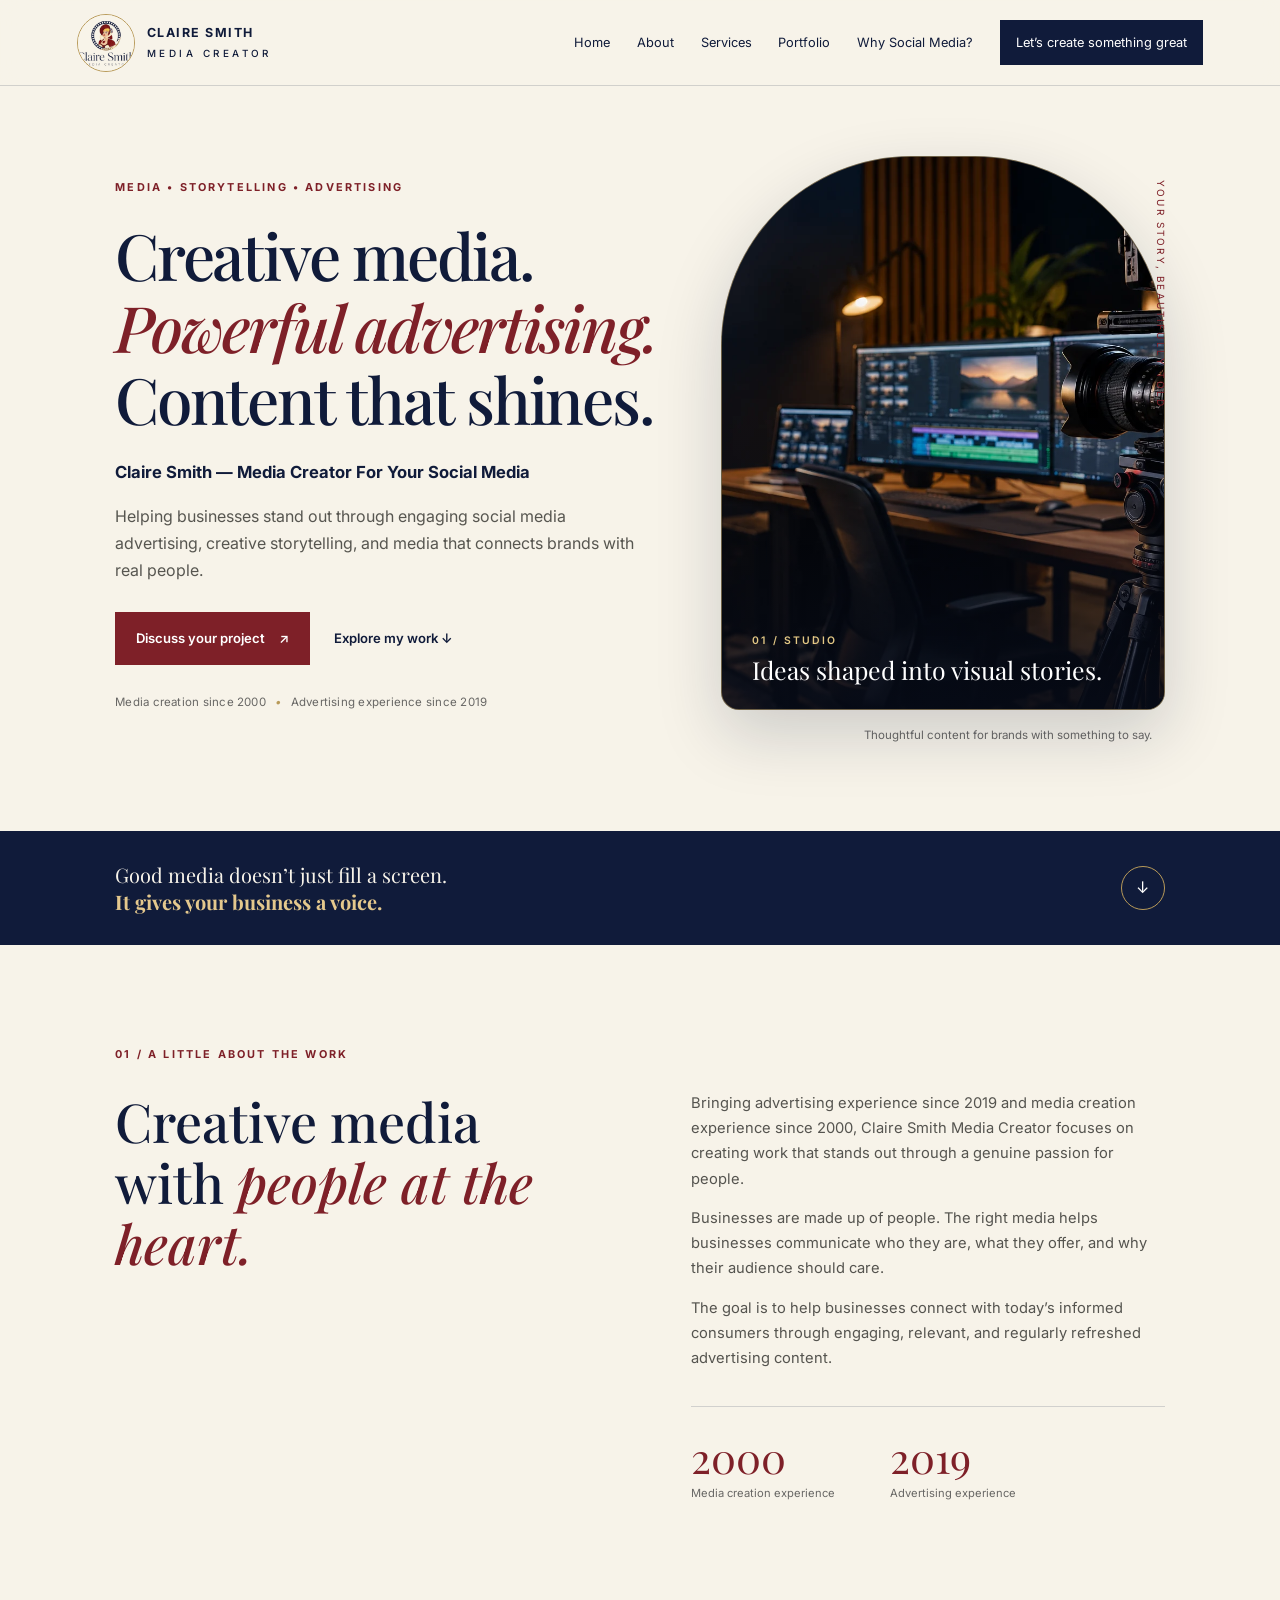
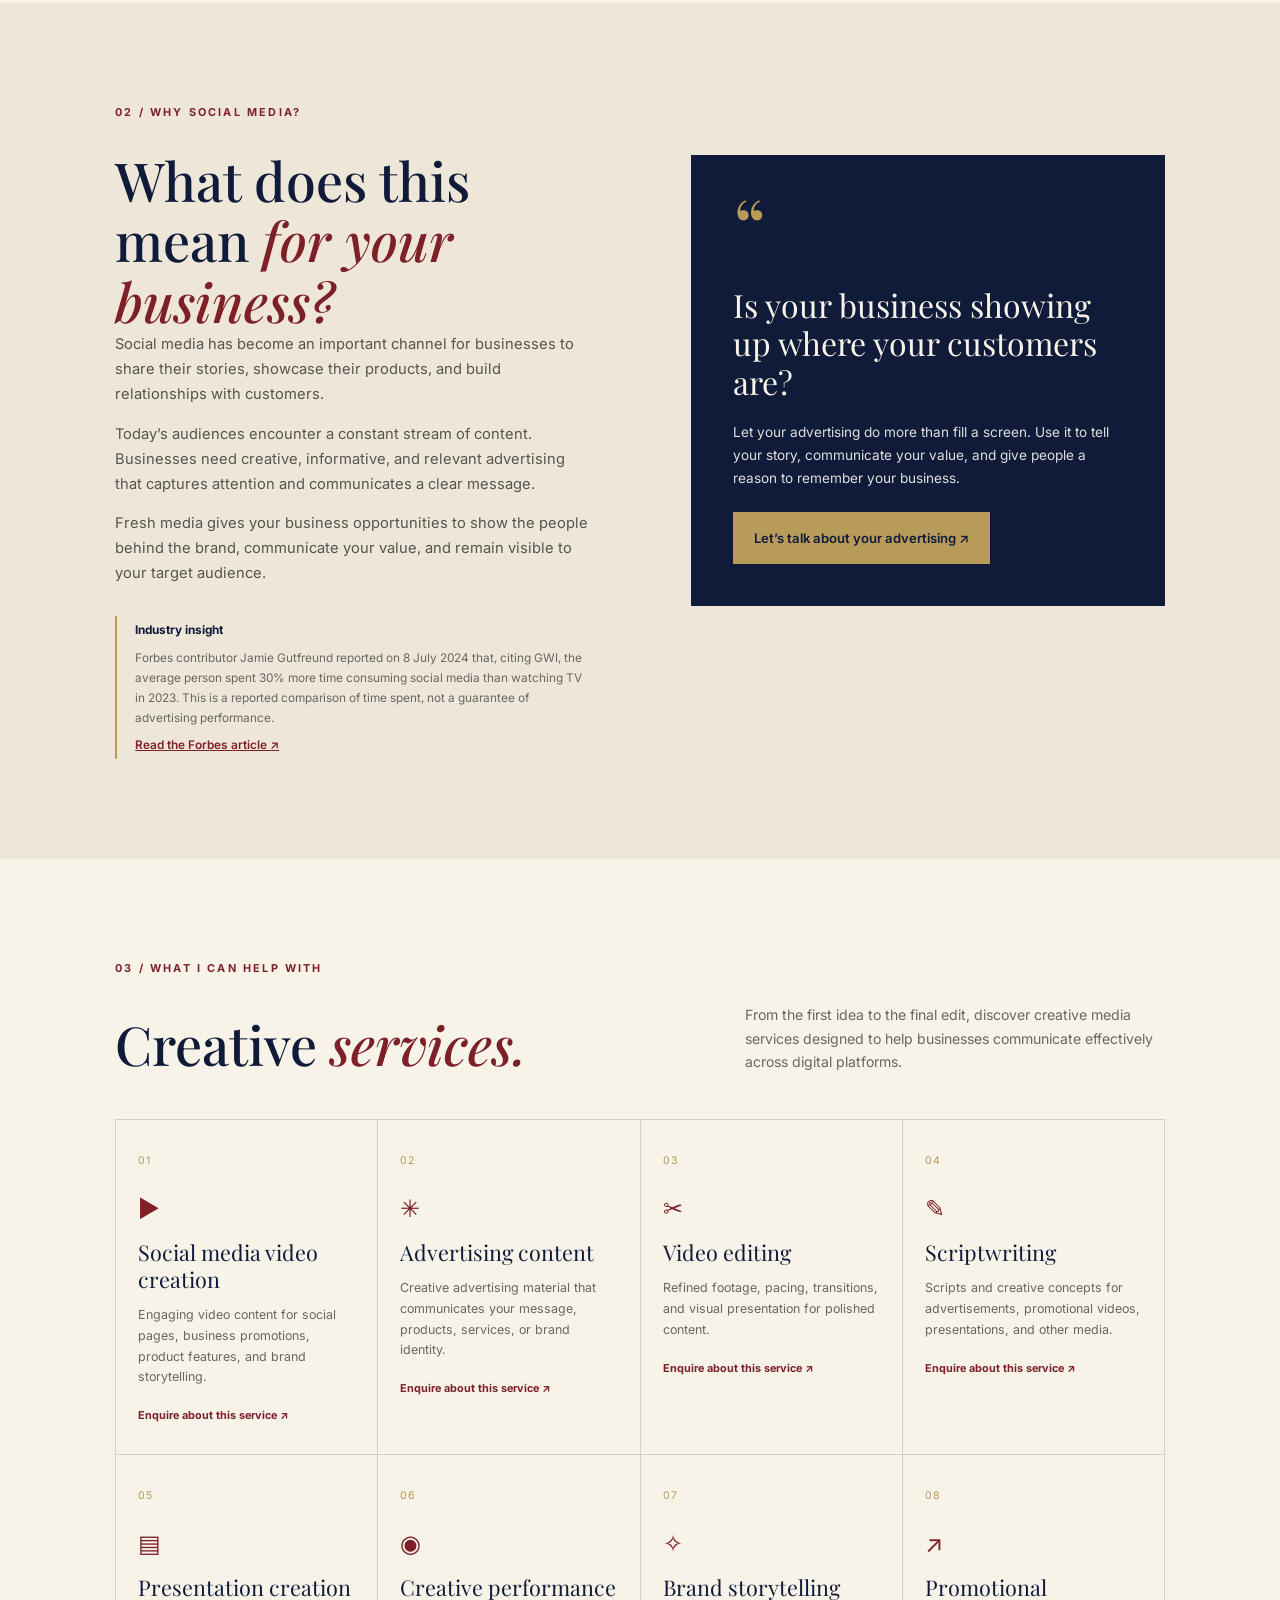
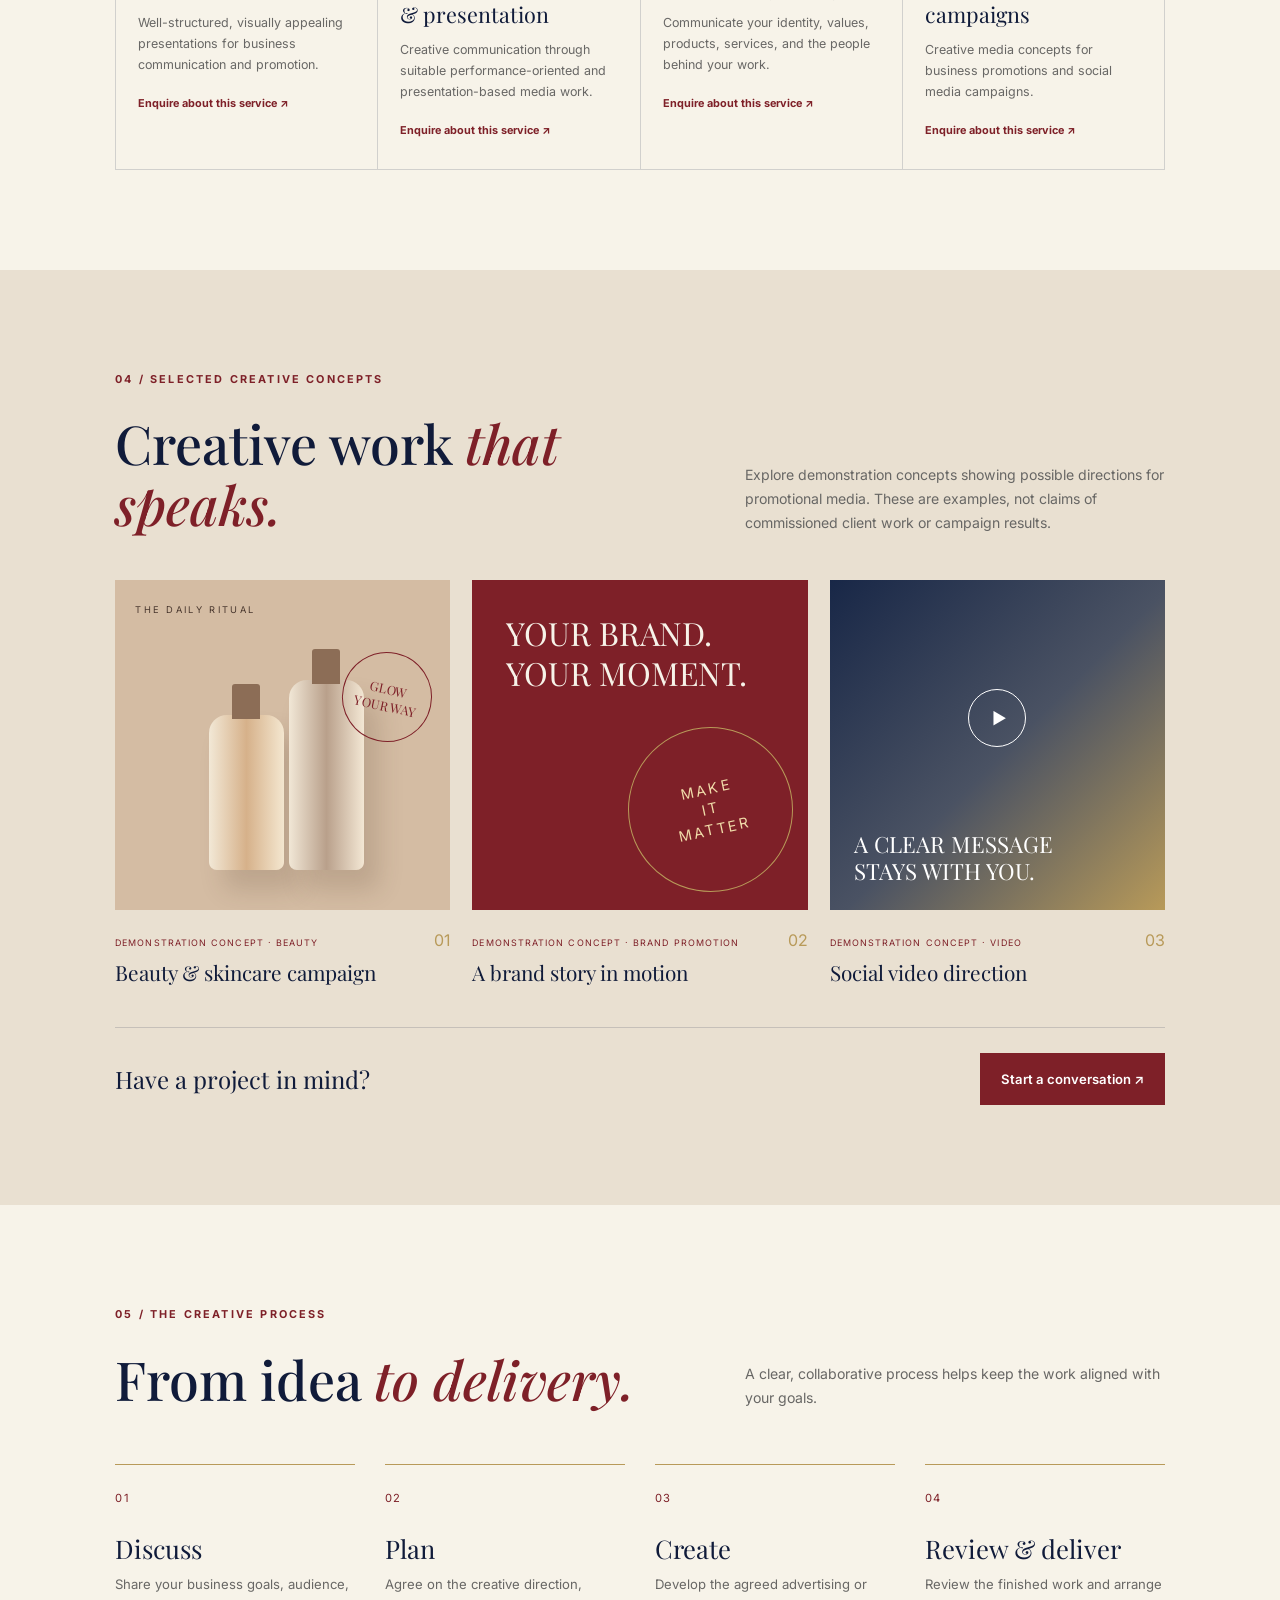
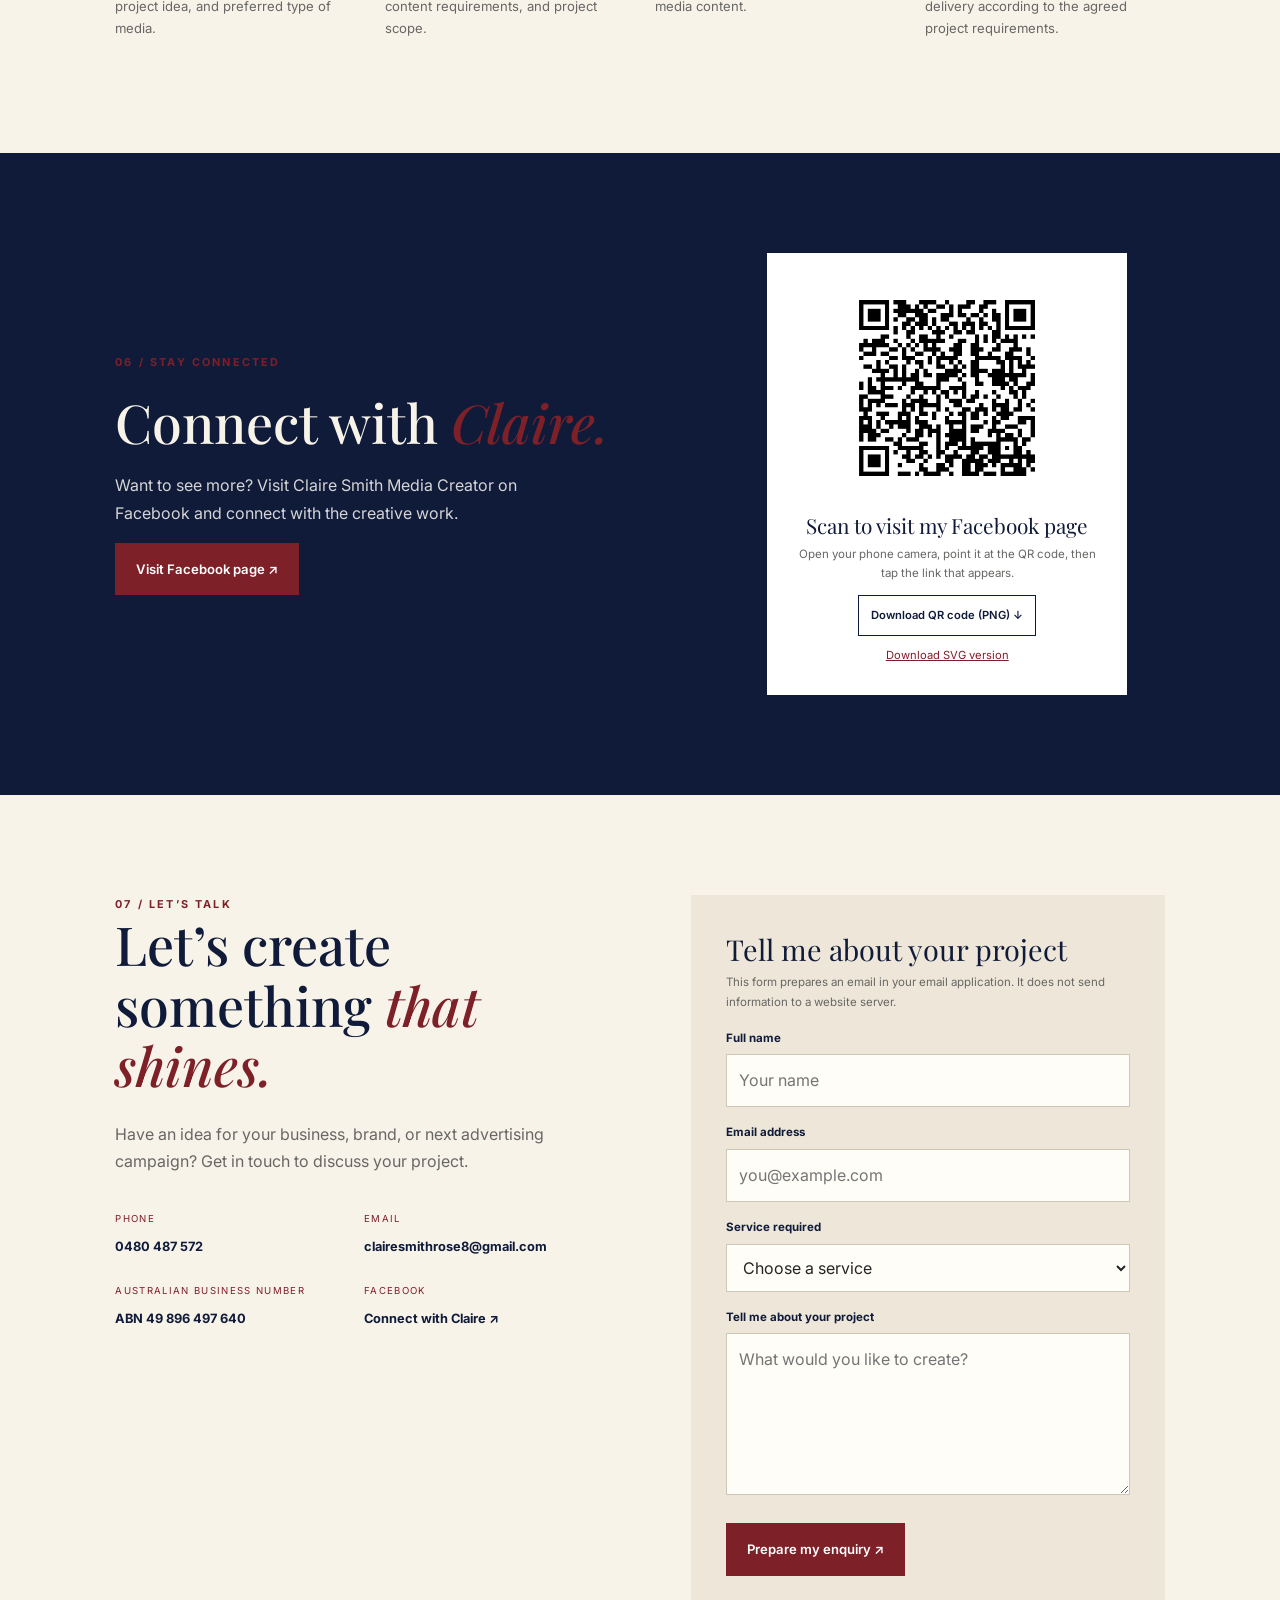
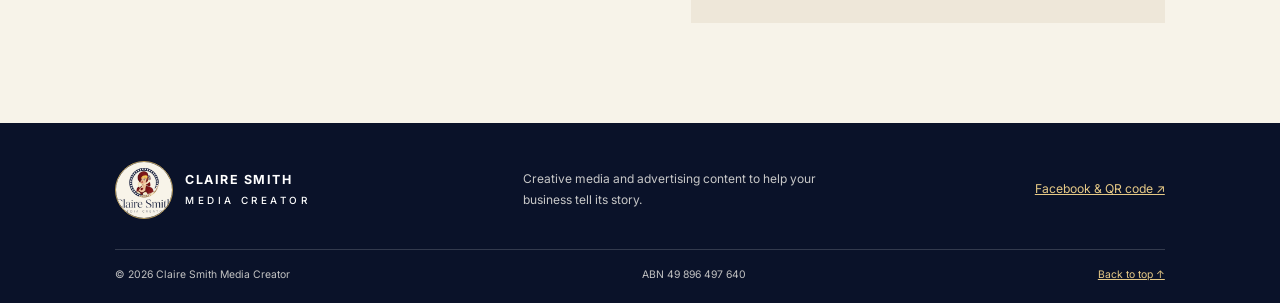
<file: index.html>
<!doctype html>
<html lang="en-AU">
<head>
  <meta charset="utf-8"><meta name="viewport" content="width=device-width, initial-scale=1">
  <meta name="theme-color" content="#101b3a">
  <title>Claire Smith Media Creator | Social Media Advertising</title>
  <meta name="description" content="Claire Smith Media Creator provides creative media, social media advertising, video creation, editing, scriptwriting, and promotional content for businesses.">
  <meta property="og:title" content="Claire Smith Media Creator | Social Media Advertising"><meta property="og:description" content="Creative media. Powerful advertising. Content that shines."><meta property="og:type" content="website"><meta property="og:image" content="assets/logo/claire-smith-logo.jpg">
  <link rel="icon" href="assets/icons/favicon.ico" sizes="any">
  <link rel="icon" href="assets/icons/favicon-32.png" type="image/png" sizes="32x32">
  <link rel="preload" as="image" href="assets/images/cinematic-media-studio.webp"><link rel="preconnect" href="https://fonts.googleapis.com"><link rel="preconnect" href="https://fonts.gstatic.com" crossorigin>
  <link href="https://fonts.googleapis.com/css2?family=Inter:wght@400;500;600;700&family=Playfair+Display:wght@500;600;700&display=swap" rel="stylesheet">
  <link rel="stylesheet" href="css/styles.css">
</head>
<body>
<a class="skip-link" href="#main-content">Skip to content</a>
<header class="site-header"><a class="brand" href="#home" aria-label="Claire Smith Media Creator home"><img src="assets/logo/claire-smith-logo.jpg" alt="Claire Smith Media Creator logo"><span>CLAIRE SMITH<small>MEDIA CREATOR</small></span></a>
<button class="menu-toggle" aria-expanded="false" aria-controls="main-nav" aria-label="Open navigation">☰</button>
<nav id="main-nav" aria-label="Main navigation"><a href="#home">Home</a><a href="#about">About</a><a href="#services">Services</a><a href="#portfolio">Portfolio</a><a href="#why-social">Why Social Media?</a><a href="#contact" class="nav-cta">Let’s create something great</a></nav></header>
<main id="main-content">
<section class="hero section" id="home"><div class="hero-copy"><p class="eyebrow">MEDIA • STORYTELLING • ADVERTISING</p><h1>Creative media.<br><em>Powerful advertising.</em><br>Content that shines.</h1><p class="lead">Claire Smith — Media Creator For Your Social Media</p><p>Helping businesses stand out through engaging social media advertising, creative storytelling, and media that connects brands with real people.</p><div class="actions"><a class="button" href="#contact">Discuss your project <span>↗</span></a><a class="text-link" href="#portfolio">Explore my work ↓</a></div><p class="credibility">Media creation since 2000 <i>•</i> Advertising experience since 2019</p></div>
<div class="hero-art hero-photo"><div class="art-label">YOUR STORY, BEAUTIFULLY TOLD</div><figure class="hero-photo-frame"><img src="assets/images/cinematic-media-studio.webp" alt="Professional video camera in a warm, cinematic editing studio with post-production monitors" width="1536" height="1024" fetchpriority="high"><figcaption><span class="photo-index">01 / STUDIO</span><span>Ideas shaped into visual stories.</span></figcaption></figure><p class="art-note">Thoughtful content for brands with something to say.</p></div></section>
<section class="intro-band"><p>Good media doesn’t just fill a screen.<br><strong>It gives your business a voice.</strong></p><a href="#services" class="circle-link" aria-label="Explore services">↓</a></section>
<section class="section about" id="about"><div class="section-kicker">01 / A LITTLE ABOUT THE WORK</div><div class="about-grid"><div><h2>Creative media with <em>people at the heart.</em></h2></div><div><p>Bringing advertising experience since 2019 and media creation experience since 2000, Claire Smith Media Creator focuses on creating work that stands out through a genuine passion for people.</p><p>Businesses are made up of people. The right media helps businesses communicate who they are, what they offer, and why their audience should care.</p><p>The goal is to help businesses connect with today’s informed consumers through engaging, relevant, and regularly refreshed advertising content.</p><div class="experience-row"><div><strong>2000</strong><span>Media creation experience</span></div><div><strong>2019</strong><span>Advertising experience</span></div></div></div></div></section>
<section class="social section" id="why-social"><div class="section-kicker">02 / WHY SOCIAL MEDIA?</div><div class="social-grid"><div><h2>What does this mean <em>for your business?</em></h2><p>Social media has become an important channel for businesses to share their stories, showcase their products, and build relationships with customers.</p><p>Today’s audiences encounter a constant stream of content. Businesses need creative, informative, and relevant advertising that captures attention and communicates a clear message.</p><p>Fresh media gives your business opportunities to show the people behind the brand, communicate your value, and remain visible to your target audience.</p><div class="source-note"><strong>Industry insight</strong><p>Forbes contributor Jamie Gutfreund reported on 8 July 2024 that, citing GWI, the average person spent 30% more time consuming social media than watching TV in 2023. This is a reported comparison of time spent, not a guarantee of advertising performance.</p><a href="https://www.forbes.com/sites/jamiegutfreund/2024/07/08/creator-economy-unplugged-cannes-lions-fast-forwarding-to-the-future-of-creativity/" target="_blank" rel="noopener noreferrer">Read the Forbes article ↗</a></div></div><aside class="social-callout"><span class="big-quote">“</span><h3>Is your business showing up where your customers are?</h3><p>Let your advertising do more than fill a screen. Use it to tell your story, communicate your value, and give people a reason to remember your business.</p><a class="button button-light" href="#contact">Let’s talk about your advertising ↗</a></aside></div></section>
<section class="section services" id="services"><div class="section-kicker">03 / WHAT I CAN HELP WITH</div><div class="section-heading"><h2>Creative <em>services.</em></h2><p>From the first idea to the final edit, discover creative media services designed to help businesses communicate effectively across digital platforms.</p></div><div class="service-grid">
<article class="service-card"><span class="service-number">01</span><div class="service-icon">▶</div><h3>Social media video creation</h3><p>Engaging video content for social pages, business promotions, product features, and brand storytelling.</p><a href="#contact" data-service="Social media video creation">Enquire about this service ↗</a></article>
<article class="service-card"><span class="service-number">02</span><div class="service-icon">✳</div><h3>Advertising content</h3><p>Creative advertising material that communicates your message, products, services, or brand identity.</p><a href="#contact" data-service="Advertising content">Enquire about this service ↗</a></article>
<article class="service-card"><span class="service-number">03</span><div class="service-icon">✂</div><h3>Video editing</h3><p>Refined footage, pacing, transitions, and visual presentation for polished content.</p><a href="#contact" data-service="Video editing">Enquire about this service ↗</a></article>
<article class="service-card"><span class="service-number">04</span><div class="service-icon">✎</div><h3>Scriptwriting</h3><p>Scripts and creative concepts for advertisements, promotional videos, presentations, and other media.</p><a href="#contact" data-service="Scriptwriting">Enquire about this service ↗</a></article>
<article class="service-card"><span class="service-number">05</span><div class="service-icon">▤</div><h3>Presentation creation</h3><p>Well-structured, visually appealing presentations for business communication and promotion.</p><a href="#contact" data-service="Presentation creation">Enquire about this service ↗</a></article>
<article class="service-card"><span class="service-number">06</span><div class="service-icon">◉</div><h3>Creative performance & presentation</h3><p>Creative communication through suitable performance-oriented and presentation-based media work.</p><a href="#contact" data-service="Creative performance and presentation">Enquire about this service ↗</a></article>
<article class="service-card"><span class="service-number">07</span><div class="service-icon">✧</div><h3>Brand storytelling</h3><p>Communicate your identity, values, products, services, and the people behind your work.</p><a href="#contact" data-service="Brand storytelling">Enquire about this service ↗</a></article>
<article class="service-card"><span class="service-number">08</span><div class="service-icon">↗</div><h3>Promotional campaigns</h3><p>Creative media concepts for business promotions and social media campaigns.</p><a href="#contact" data-service="Promotional campaigns">Enquire about this service ↗</a></article>
</div></section>
<section class="portfolio section" id="portfolio"><div class="section-kicker">04 / SELECTED CREATIVE CONCEPTS</div><div class="section-heading"><h2>Creative work <em>that speaks.</em></h2><p>Explore demonstration concepts showing possible directions for promotional media. These are examples, not claims of commissioned client work or campaign results.</p></div><div class="portfolio-grid"><article class="project project-beauty"><div class="project-art"><span>THE DAILY RITUAL</span><div class="bottle bottle-one"></div><div class="bottle bottle-two"></div><div class="project-seal">GLOW<br>YOUR WAY</div></div><div class="project-meta"><div><small>DEMONSTRATION CONCEPT · BEAUTY</small><h3>Beauty & skincare campaign</h3></div><span>01</span></div></article><article class="project project-brand"><div class="brand-art"><span>YOUR BRAND.<br>YOUR MOMENT.</span><div class="brand-circle">MAKE<br>IT<br>MATTER</div></div><div class="project-meta"><div><small>DEMONSTRATION CONCEPT · BRAND PROMOTION</small><h3>A brand story in motion</h3></div><span>02</span></div></article><article class="project project-video"><div class="video-art"><div class="play-button">▶</div><div class="video-lines">A CLEAR MESSAGE<br>STAYS WITH YOU.</div></div><div class="project-meta"><div><small>DEMONSTRATION CONCEPT · VIDEO</small><h3>Social video direction</h3></div><span>03</span></div></article></div><div class="portfolio-cta"><p>Have a project in mind?</p><a class="button" href="#contact">Start a conversation ↗</a></div></section>
<section class="process section"><div class="section-kicker">05 / THE CREATIVE PROCESS</div><div class="section-heading"><h2>From idea <em>to delivery.</em></h2><p>A clear, collaborative process helps keep the work aligned with your goals.</p></div><div class="steps"><article><span>01</span><h3>Discuss</h3><p>Share your business goals, audience, project idea, and preferred type of media.</p></article><article><span>02</span><h3>Plan</h3><p>Agree on the creative direction, content requirements, and project scope.</p></article><article><span>03</span><h3>Create</h3><p>Develop the agreed advertising or media content.</p></article><article><span>04</span><h3>Review & deliver</h3><p>Review the finished work and arrange delivery according to the agreed project requirements.</p></article></div></section>
<section class="connect section" id="connect"><div class="connect-copy"><div class="section-kicker">06 / STAY CONNECTED</div><h2>Connect with <em>Claire.</em></h2><p>Want to see more? Visit Claire Smith Media Creator on Facebook and connect with the creative work.</p><a class="button" id="facebook-link" href="https://www.facebook.com/share/1K4V7vzMbK/?mibextid=wwXIfr" target="_blank" rel="noopener noreferrer">Visit Facebook page ↗</a></div><div class="qr-card"><img id="qr-image" src="assets/qr/facebook-qr.png" alt="QR code linking to Claire Smith Media Creator's supplied Facebook page"><h3>Scan to visit my Facebook page</h3><p>Open your phone camera, point it at the QR code, then tap the link that appears.</p><div class="qr-actions"><a class="button button-outline" href="assets/qr/facebook-qr.png" download="claire-smith-facebook-qr.png">Download QR code (PNG) ↓</a><a class="small-link" href="assets/qr/facebook-qr.svg" download="claire-smith-facebook-qr.svg">Download SVG version</a></div></div></section>
<section class="contact section" id="contact"><div class="contact-intro"><div class="section-kicker">07 / LET’S TALK</div><h2>Let’s create something <em>that shines.</em></h2><p>Have an idea for your business, brand, or next advertising campaign? Get in touch to discuss your project.</p><div class="contact-details"><a href="tel:+61480487572"><small>PHONE</small><strong>0480 487 572</strong></a><a href="mailto:clairesmithrose8@gmail.com"><small>EMAIL</small><strong>clairesmithrose8@gmail.com</strong></a><div><small>AUSTRALIAN BUSINESS NUMBER</small><strong>ABN 49 896 497 640</strong></div><a href="https://www.facebook.com/share/1K4V7vzMbK/?mibextid=wwXIfr" target="_blank" rel="noopener noreferrer"><small>FACEBOOK</small><strong>Connect with Claire ↗</strong></a></div></div>
<form class="contact-form" id="contact-form"><h3>Tell me about your project</h3><p class="form-note">This form prepares an email in your email application. It does not send information to a website server.</p><label for="name">Full name</label><input id="name" name="name" autocomplete="name" required placeholder="Your name"><label for="email">Email address</label><input id="email" name="email" type="email" autocomplete="email" required placeholder="you@example.com"><label for="service">Service required</label><select id="service" name="service" required><option value="">Choose a service</option><option>Social media video creation</option><option>Advertising content</option><option>Video editing</option><option>Scriptwriting</option><option>Presentation creation</option><option>Creative performance and presentation</option><option>Brand storytelling</option><option>Promotional campaigns</option><option>Not sure yet / other</option></select><label for="description">Tell me about your project</label><textarea id="description" name="description" rows="5" required placeholder="What would you like to create?"></textarea><button class="button" type="submit">Prepare my enquiry ↗</button><p id="form-status" class="form-status" role="status" aria-live="polite"></p></form></section>
</main>
<footer class="footer"><div class="footer-top"><a class="brand footer-brand" href="#home"><img src="assets/logo/claire-smith-logo.jpg" alt=""><span>CLAIRE SMITH<small>MEDIA CREATOR</small></span></a><p>Creative media and advertising content to help your business tell its story.</p><a href="#connect">Facebook & QR code ↗</a></div><div class="footer-bottom"><span>© <span id="year"></span> Claire Smith Media Creator</span><span>ABN 49 896 497 640</span><a href="#home">Back to top ↑</a></div></footer>
<script src="js/main.js" defer></script>
</body></html>
</file>
<file: css/styles.css>
:root{--navy:#101b3a;--ivory:#f7f3e9;--burgundy:#7e2028;--gold:#b89a59;--white:#fff;--ink:#252525;--muted:#686765;--line:rgba(16,27,58,.16);--serif:'Playfair Display',Georgia,serif;--sans:Inter,Arial,sans-serif}*{box-sizing:border-box}html{scroll-behavior:smooth;scroll-padding-top:90px}body{margin:0;background:var(--ivory);color:var(--ink);font-family:var(--sans);line-height:1.7}a{color:inherit}button,input,select,textarea{font:inherit}.site-header{height:86px;padding:12px 6vw;display:flex;align-items:center;justify-content:space-between;gap:24px;background:rgba(247,243,233,.96);position:sticky;top:0;z-index:10;border-bottom:1px solid var(--line);backdrop-filter:blur(12px)}.brand{display:flex;align-items:center;gap:12px;text-decoration:none;color:var(--navy);font-weight:700;letter-spacing:.12em;font-size:.78rem;line-height:1.2}.brand img{width:58px;height:58px;object-fit:cover;border-radius:50%;border:1px solid var(--gold)}.brand small{display:block;font-size:.62rem;letter-spacing:.35em;font-weight:500;margin-top:7px}.site-header nav{display:flex;align-items:center;gap:clamp(12px,2.1vw,30px)}.site-header nav a{text-decoration:none;font-size:.8rem;color:var(--navy)}.site-header nav a:hover,.text-link:hover,.small-link:hover{color:var(--burgundy)}.site-header nav .nav-cta{background:var(--navy);color:white;padding:12px 16px}.menu-toggle{display:none;background:none;border:0;color:var(--navy);font-size:1.5rem}.section{padding:100px 9vw}.hero{min-height:660px;display:grid;grid-template-columns:1.1fr .9fr;align-items:center;gap:5vw;padding-top:70px;padding-bottom:85px}.eyebrow,.section-kicker{font-size:.68rem;font-weight:700;letter-spacing:.2em;color:var(--burgundy)}h1,h2,h3,p{margin-top:0}h1,h2{font-family:var(--serif);font-weight:500;color:var(--navy);line-height:1.13}h1{font-size:clamp(2.7rem,5vw,5rem);letter-spacing:-.035em;margin:22px 0}h1 em,h2 em{font-weight:500;color:var(--burgundy)}.lead{font-weight:700;color:var(--navy);font-size:1.04rem}.hero-copy>p:not(.eyebrow):not(.lead):not(.credibility){max-width:540px;color:#575650}.actions{display:flex;align-items:center;gap:24px;margin:28px 0}.button{display:inline-flex;align-items:center;justify-content:center;gap:14px;padding:14px 20px;background:var(--burgundy);color:white;text-decoration:none;border:1px solid var(--burgundy);font-size:.82rem;font-weight:600;cursor:pointer;transition:transform .2s,background .2s}.button:hover{background:var(--navy);border-color:var(--navy);transform:translateY(-2px)}.text-link{font-size:.82rem;text-decoration:none;color:var(--navy);font-weight:600}.credibility{font-size:.72rem;color:var(--muted);letter-spacing:.02em}.credibility i{color:var(--gold);padding:0 6px}.hero-art{position:relative;min-height:460px;display:flex;flex-direction:column;align-items:center;justify-content:center}.art-label{position:absolute;top:0;right:3%;font-size:.62rem;letter-spacing:.22em;color:var(--burgundy);writing-mode:vertical-rl}.visual-stack{position:relative;width:min(100%,430px);height:390px}.visual{position:absolute;border:1px solid rgba(184,154,89,.65)}.visual-back{width:72%;height:74%;top:4%;left:5%;background:var(--burgundy);transform:rotate(-7deg);display:grid;place-items:center;color:#f5dfb0;font-family:var(--serif);font-size:2.5rem;letter-spacing:.2em}.visual-front{width:76%;height:83%;bottom:2%;right:5%;background:linear-gradient(145deg,#e8d9b8,#b99d6a 45%,#101b3a 46%,#263858);overflow:hidden}.visual-front:before{content:'';position:absolute;width:270px;height:270px;border:1px solid rgba(255,255,255,.65);border-radius:50%;left:8%;top:7%;box-shadow:0 0 0 18px rgba(255,255,255,.06),0 0 0 42px rgba(255,255,255,.04)}.lens{position:absolute;width:130px;height:130px;border:13px solid #1b2540;border-radius:50%;left:25%;top:22%;box-shadow:inset 0 0 0 5px #b89a59}.lens:after{content:'';position:absolute;inset:20px;border:1px solid #f7f3e9;border-radius:50%}.visual-caption{position:absolute;bottom:20px;left:20px;color:white}.visual-caption small{font-size:.55rem;letter-spacing:.2em}.visual-caption strong{display:block;font:2rem var(--serif);line-height:1.1}.gold-stamp{position:absolute;bottom:0;left:0;background:var(--gold);color:var(--navy);width:76px;height:76px;border-radius:50%;display:grid;place-content:center;text-align:center;font-family:var(--serif);font-size:1.3rem;line-height:1}.gold-stamp small{font: .5rem var(--sans);letter-spacing:.2em;margin-top:4px}.art-note{font-size:.72rem;color:var(--muted);align-self:flex-end;margin:0 3%}.intro-band{background:var(--navy);color:var(--ivory);padding:30px 9vw;display:flex;justify-content:space-between;align-items:center}.intro-band p{font:1.25rem var(--serif);margin:0}.intro-band strong{color:#e4c88d}.circle-link{display:grid;place-items:center;width:44px;height:44px;border:1px solid var(--gold);border-radius:50%;text-decoration:none;color:white}.about-grid,.social-grid{display:grid;grid-template-columns:1fr 1fr;gap:8vw;margin-top:28px}.about h2,.section-heading h2,.social h2,.connect h2,.contact h2{font-size:clamp(2.4rem,4.2vw,4rem);margin:0;max-width:600px}.about-grid>div:nth-child(2)>p,.social-grid>div>p{color:#55544f;font-size:.92rem}.experience-row{display:flex;gap:55px;border-top:1px solid var(--line);margin-top:35px;padding-top:22px}.experience-row div{display:flex;flex-direction:column}.experience-row strong{font:2.6rem var(--serif);color:var(--burgundy)}.experience-row span{font-size:.7rem;color:var(--muted)}.social{background:#eee7d9}.social-grid{align-items:start}.source-note{border-left:2px solid var(--gold);padding:4px 0 4px 18px;margin-top:30px;font-size:.74rem;color:var(--muted)}.source-note strong{color:var(--navy)}.source-note p{margin:7px 0}.source-note a{color:var(--burgundy);font-weight:600}.social-callout{background:var(--navy);color:white;padding:42px;position:relative;margin-top:5px}.big-quote{font:5rem var(--serif);color:var(--gold);line-height:.7}.social-callout h3{font:2rem/1.2 var(--serif);color:var(--ivory);margin:20px 0}.social-callout p{font-size:.85rem;color:#e0dfdc}.button-light{background:var(--gold);border-color:var(--gold);color:var(--navy);margin-top:8px}.services{background:var(--ivory)}.section-heading{display:flex;align-items:end;justify-content:space-between;gap:40px;margin:25px 0 45px}.section-heading>p{max-width:420px;color:var(--muted);font-size:.88rem;margin:0}.service-grid{display:grid;grid-template-columns:repeat(4,1fr);border-top:1px solid var(--line);border-left:1px solid var(--line)}.service-card{padding:25px 22px 27px;border-right:1px solid var(--line);border-bottom:1px solid var(--line);min-height:290px;position:relative}.service-number{font-size:.66rem;color:var(--gold);letter-spacing:.1em}.service-icon{color:var(--burgundy);font-size:1.5rem;margin:16px 0 10px}.service-card h3{font:1.35rem/1.25 var(--serif);color:var(--navy);margin-bottom:12px}.service-card p{font-size:.78rem;color:var(--muted);line-height:1.65}.service-card a{font-size:.68rem;color:var(--burgundy);font-weight:700;text-decoration:none}.portfolio{background:#e9e0d1}.portfolio-grid{display:grid;grid-template-columns:1fr 1fr 1fr;gap:22px}.project-art{height:330px;position:relative;overflow:hidden}.project-beauty .project-art{background:#d4bca3}.project-art>span{position:absolute;top:22px;left:20px;font-size:.58rem;letter-spacing:.25em;color:#49372e}.bottle{position:absolute;bottom:40px;width:75px;border-radius:18px 18px 8px 8px;box-shadow:15px 20px 25px #4c33252b}.bottle:before{content:'';position:absolute;width:28px;height:35px;top:-31px;left:23px;background:#8c6d56;border-radius:3px 3px 0 0}.bottle-one{height:155px;left:28%;background:linear-gradient(90deg,#f2e8d6,#d6b18a,#f4e7d0)}.bottle-two{height:190px;left:52%;background:linear-gradient(90deg,#f1e7d6,#b9a08b,#f3e7d4)}.project-seal{position:absolute;right:18px;top:72px;border:1px solid #7e2028;color:#7e2028;border-radius:50%;width:90px;height:90px;display:grid;place-content:center;text-align:center;font: .8rem var(--serif);transform:rotate(12deg)}.brand-art{height:330px;background:#7e2028;position:relative;color:#f7f3e9;padding:34px}.brand-art>span{font:2rem/1.2 var(--serif);position:relative;z-index:1}.brand-circle{position:absolute;right:15px;bottom:18px;width:165px;height:165px;border:1px solid var(--gold);border-radius:50%;display:grid;place-content:center;text-align:center;color:#f0dba9;font-size:.9rem;letter-spacing:.18em;line-height:1.4;transform:rotate(-12deg)}.video-art{height:330px;position:relative;background:linear-gradient(135deg,#182747,#4a5263 52%,#b89a59)}.play-button{position:absolute;left:50%;top:42%;transform:translate(-50%,-50%);border:1px solid white;color:white;border-radius:50%;width:58px;height:58px;display:grid;place-items:center;padding-left:4px}.video-lines{position:absolute;bottom:25px;left:24px;color:white;font:1.4rem/1.2 var(--serif)}.project-meta{display:flex;justify-content:space-between;gap:10px;padding:17px 0}.project-meta small{font-size:.56rem;letter-spacing:.12em;color:var(--burgundy)}.project-meta h3{font:1.3rem var(--serif);color:var(--navy);margin:4px 0}.project-meta>span{color:var(--gold)}.portfolio-cta{display:flex;align-items:center;justify-content:space-between;border-top:1px solid var(--line);padding-top:25px;margin-top:20px}.portfolio-cta p{font:1.5rem var(--serif);margin:0;color:var(--navy)}.process{background:var(--ivory)}.steps{display:grid;grid-template-columns:repeat(4,1fr);gap:30px;margin-top:55px}.steps article{border-top:1px solid var(--gold);padding-top:18px}.steps article>span{font-size:.7rem;color:var(--burgundy);letter-spacing:.12em}.steps h3{font:1.6rem var(--serif);color:var(--navy);margin:20px 0 8px}.steps p{font-size:.82rem;color:var(--muted)}.connect{background:var(--navy);color:white;display:grid;grid-template-columns:1fr .85fr;gap:8vw;align-items:center}.connect h2{color:var(--ivory);margin:20px 0}.connect-copy>p{max-width:420px;color:#d5d5d5}.qr-card{background:white;color:var(--navy);padding:30px;text-align:center;max-width:360px;justify-self:center}.qr-card img{width:210px;height:210px;object-fit:contain;display:block;margin:0 auto 18px}.qr-card h3{font:1.3rem var(--serif);margin-bottom:6px}.qr-card p{font-size:.72rem;color:var(--muted)}.qr-actions{display:flex;flex-direction:column;align-items:center;gap:10px}.button-outline{background:white;color:var(--navy);border-color:var(--navy);font-size:.7rem;padding:10px 12px}.small-link{font-size:.7rem;color:var(--burgundy)}.contact{display:grid;grid-template-columns:1fr 1fr;gap:8vw}.contact-intro>p{max-width:450px;color:var(--muted);margin:25px 0 35px}.contact-details{display:grid;grid-template-columns:1fr 1fr;gap:24px}.contact-details a{text-decoration:none}.contact-details small{display:block;font-size:.6rem;letter-spacing:.14em;color:var(--burgundy);margin-bottom:5px}.contact-details strong{font-size:.8rem;color:var(--navy);overflow-wrap:anywhere}.contact-form{background:#eee7d9;padding:35px}.contact-form h3{font:1.8rem var(--serif);color:var(--navy);margin-bottom:5px}.form-note{font-size:.72rem;color:var(--muted)}.contact-form label{display:block;font-size:.72rem;font-weight:700;color:var(--navy);margin:16px 0 6px}.contact-form input,.contact-form select,.contact-form textarea{width:100%;border:1px solid #d0c6b5;background:#fffdf8;padding:12px;color:var(--ink);border-radius:0}.contact-form input:focus,.contact-form select:focus,.contact-form textarea:focus{outline:2px solid var(--gold);outline-offset:1px}.contact-form button{margin-top:20px}.form-status{font-size:.76rem;margin:12px 0 0;color:var(--burgundy)}.footer{background:#0a1229;color:#e7e3d9;padding:38px 9vw 20px}.footer-top{display:flex;align-items:center;justify-content:space-between;gap:30px;padding-bottom:30px}.footer-brand{color:white}.footer-top p{max-width:300px;font-size:.75rem;color:#c8c8c8;margin:0}.footer-top>a:last-child{font-size:.76rem;color:#e6c986}.footer-bottom{border-top:1px solid #ffffff2b;padding-top:16px;display:flex;justify-content:space-between;gap:15px;font-size:.65rem;color:#c3c3c3}.footer-bottom a{color:#e6c986}
@media(max-width:1050px){.section{padding:80px 6vw}.site-header{padding:12px 4vw}.site-header nav{gap:14px}.site-header nav a{font-size:.72rem}.service-grid{grid-template-columns:repeat(2,1fr)}.hero{gap:3vw}.steps{gap:18px}}
@media(max-width:760px){.site-header{height:74px}.brand img{width:48px;height:48px}.menu-toggle{display:block}.site-header nav{display:none;position:absolute;left:0;right:0;top:73px;padding:20px 6vw 26px;background:var(--ivory);border-bottom:1px solid var(--line);align-items:stretch;flex-direction:column;gap:0}.site-header nav.open{display:flex}.site-header nav a{padding:12px 0;font-size:.88rem}.site-header nav .nav-cta{padding:12px 15px;margin-top:8px;text-align:center}.section{padding:68px 6vw}.hero{grid-template-columns:1fr;padding-top:60px;gap:30px}.hero-art{min-height:390px}.visual-stack{height:350px;max-width:370px}.hero h1{font-size:clamp(2.6rem,10vw,4.1rem)}.intro-band{padding:25px 6vw}.intro-band p{font-size:1rem}.about-grid,.social-grid,.connect,.contact{grid-template-columns:1fr;gap:35px}.about-grid{margin-top:20px}.section-heading{display:block}.section-heading>p{margin-top:18px}.social-callout{padding:32px}.portfolio-grid{grid-template-columns:1fr;gap:20px}.project-art,.brand-art,.video-art{height:340px}.steps{grid-template-columns:1fr 1fr;gap:30px 22px}.qr-card{width:100%;max-width:380px}.contact-details{gap:18px}.footer-top{align-items:flex-start;flex-direction:column}.footer-bottom{flex-wrap:wrap}.art-label{right:0}}
@media(max-width:420px){.actions{align-items:flex-start;flex-direction:column;gap:16px}.service-grid{grid-template-columns:1fr}.service-card{min-height:auto;padding:22px}.steps{grid-template-columns:1fr}.experience-row{gap:28px}.contact-details{grid-template-columns:1fr}.contact-form{padding:23px}.hero-art{min-height:350px}.visual-stack{height:320px}.footer-bottom{flex-direction:column;gap:8px}}
@media(prefers-reduced-motion:reduce){html{scroll-behavior:auto}*,*:before,*:after{transition:none!important;animation:none!important}}


/* Final visual polish: photographic hero, accessible skip link and consistent focus */
.skip-link{position:absolute;left:1rem;top:-5rem;z-index:1000;padding:.75rem 1rem;background:var(--navy);color:#fff;border-radius:6px}
.skip-link:focus{top:1rem}
:where(a,button,input,select,textarea):focus-visible{outline:3px solid var(--gold);outline-offset:3px}
.hero-photo{min-height:0;align-self:center}
.hero-photo-frame{position:relative;margin:0;overflow:hidden;aspect-ratio:4/5;max-height:620px;border-radius:190px 190px 18px 18px;background:#111a2e;border:1px solid rgba(184,154,89,.55);box-shadow:0 24px 65px rgba(16,27,58,.18)}
.hero-photo-frame:after{content:"";position:absolute;inset:45% 0 0;background:linear-gradient(180deg,transparent,rgba(7,12,25,.84));pointer-events:none}
.hero-photo-frame img{display:block;width:100%;height:100%;object-fit:cover;object-position:62% center}
.hero-photo-frame figcaption{position:absolute;z-index:1;left:clamp(18px,3vw,30px);right:clamp(18px,3vw,30px);bottom:24px;display:flex;flex-direction:column;gap:7px;color:#fff;font-family:var(--serif);font-size:clamp(1.15rem,2vw,1.55rem);line-height:1.25}
.hero-photo-frame .photo-index{font:600 .65rem var(--sans);letter-spacing:.2em;color:#e4c986}
.hero-photo .art-label{z-index:2;right:-10px;top:24px}
.hero-photo .art-note{margin-top:16px}
@media(min-width:900px){.hero-photo-frame{width:min(100%,500px);margin-left:auto}.hero-photo .art-label{right:-4px}}
@media(max-width:700px){.hero-photo-frame{aspect-ratio:5/4;max-height:none;border-radius:120px 120px 14px 14px}.hero-photo-frame img{object-position:center 52%}.hero-photo .art-label{right:0;top:10px;font-size:.6rem}.hero-photo .art-note{max-width:32rem}}
@media(max-width:420px){.hero-photo-frame{aspect-ratio:4/5}.hero-photo .art-label{top:0;right:0}}
</file>
